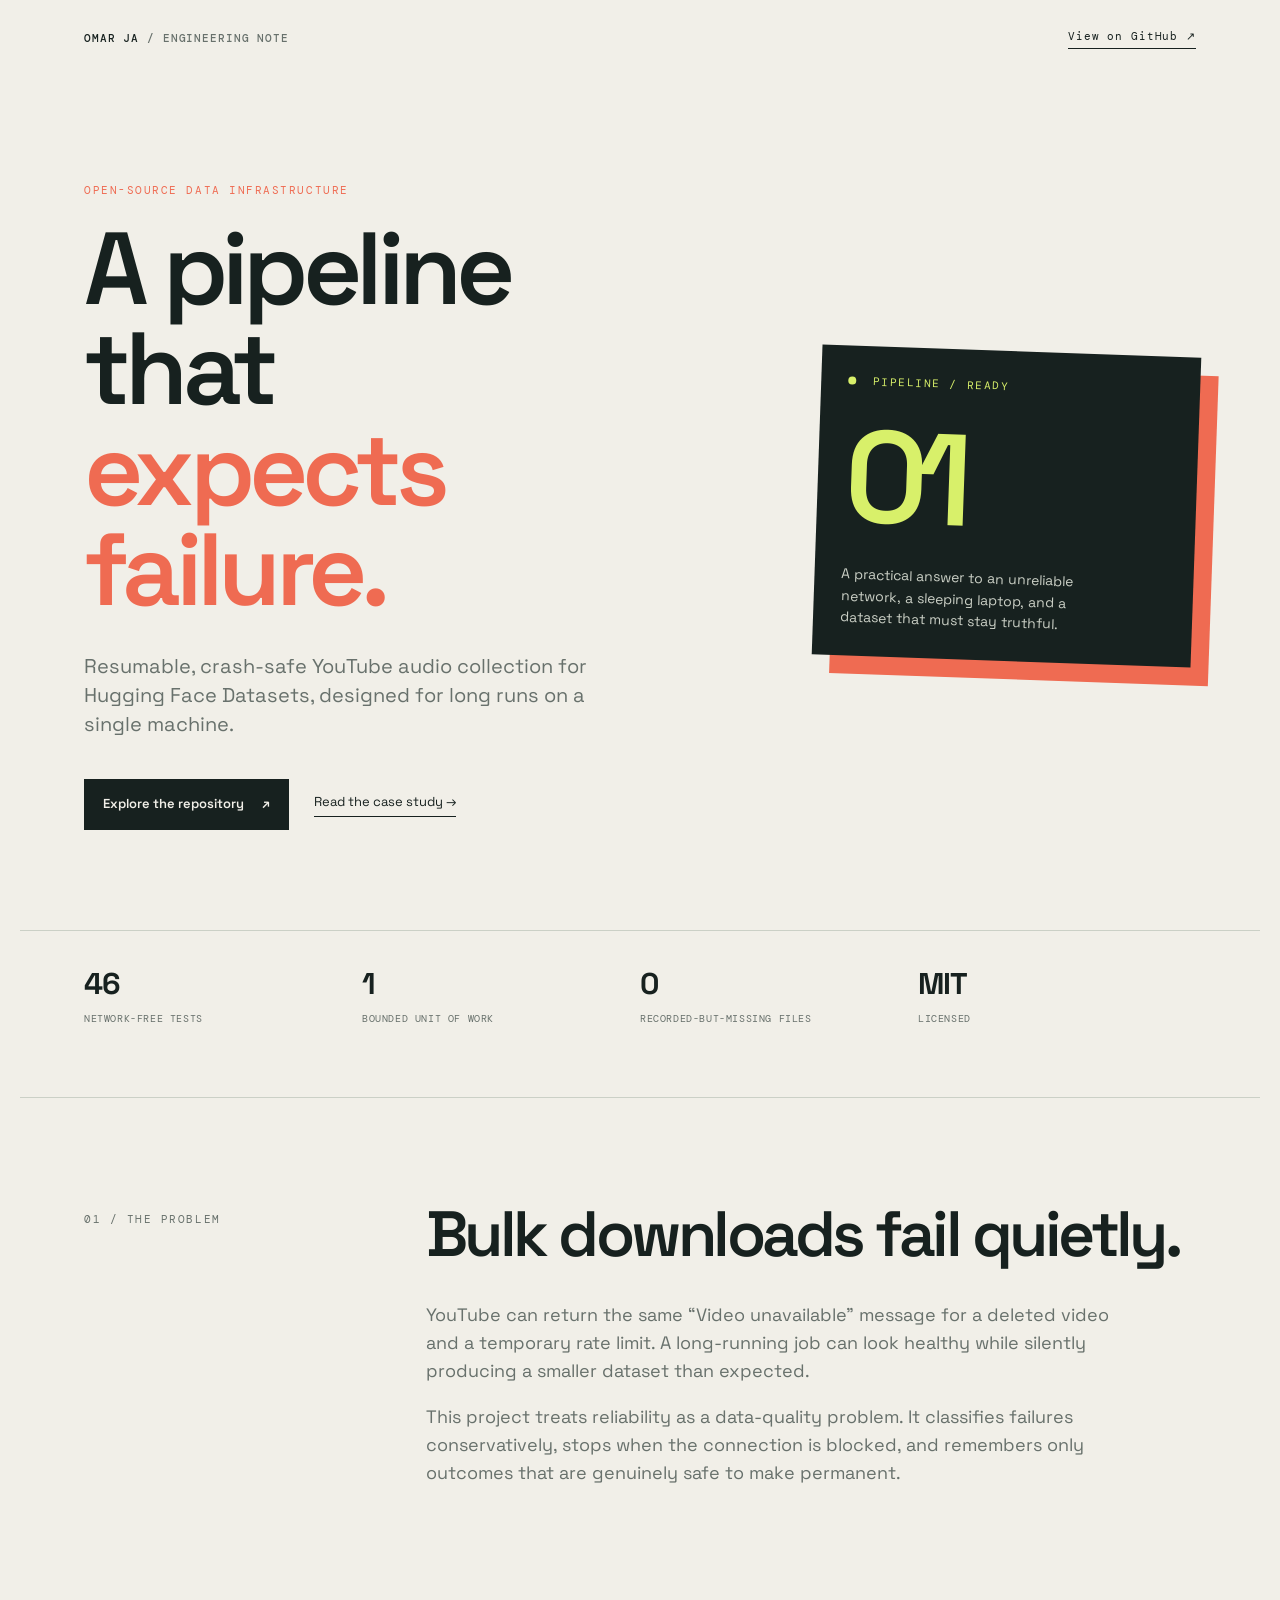
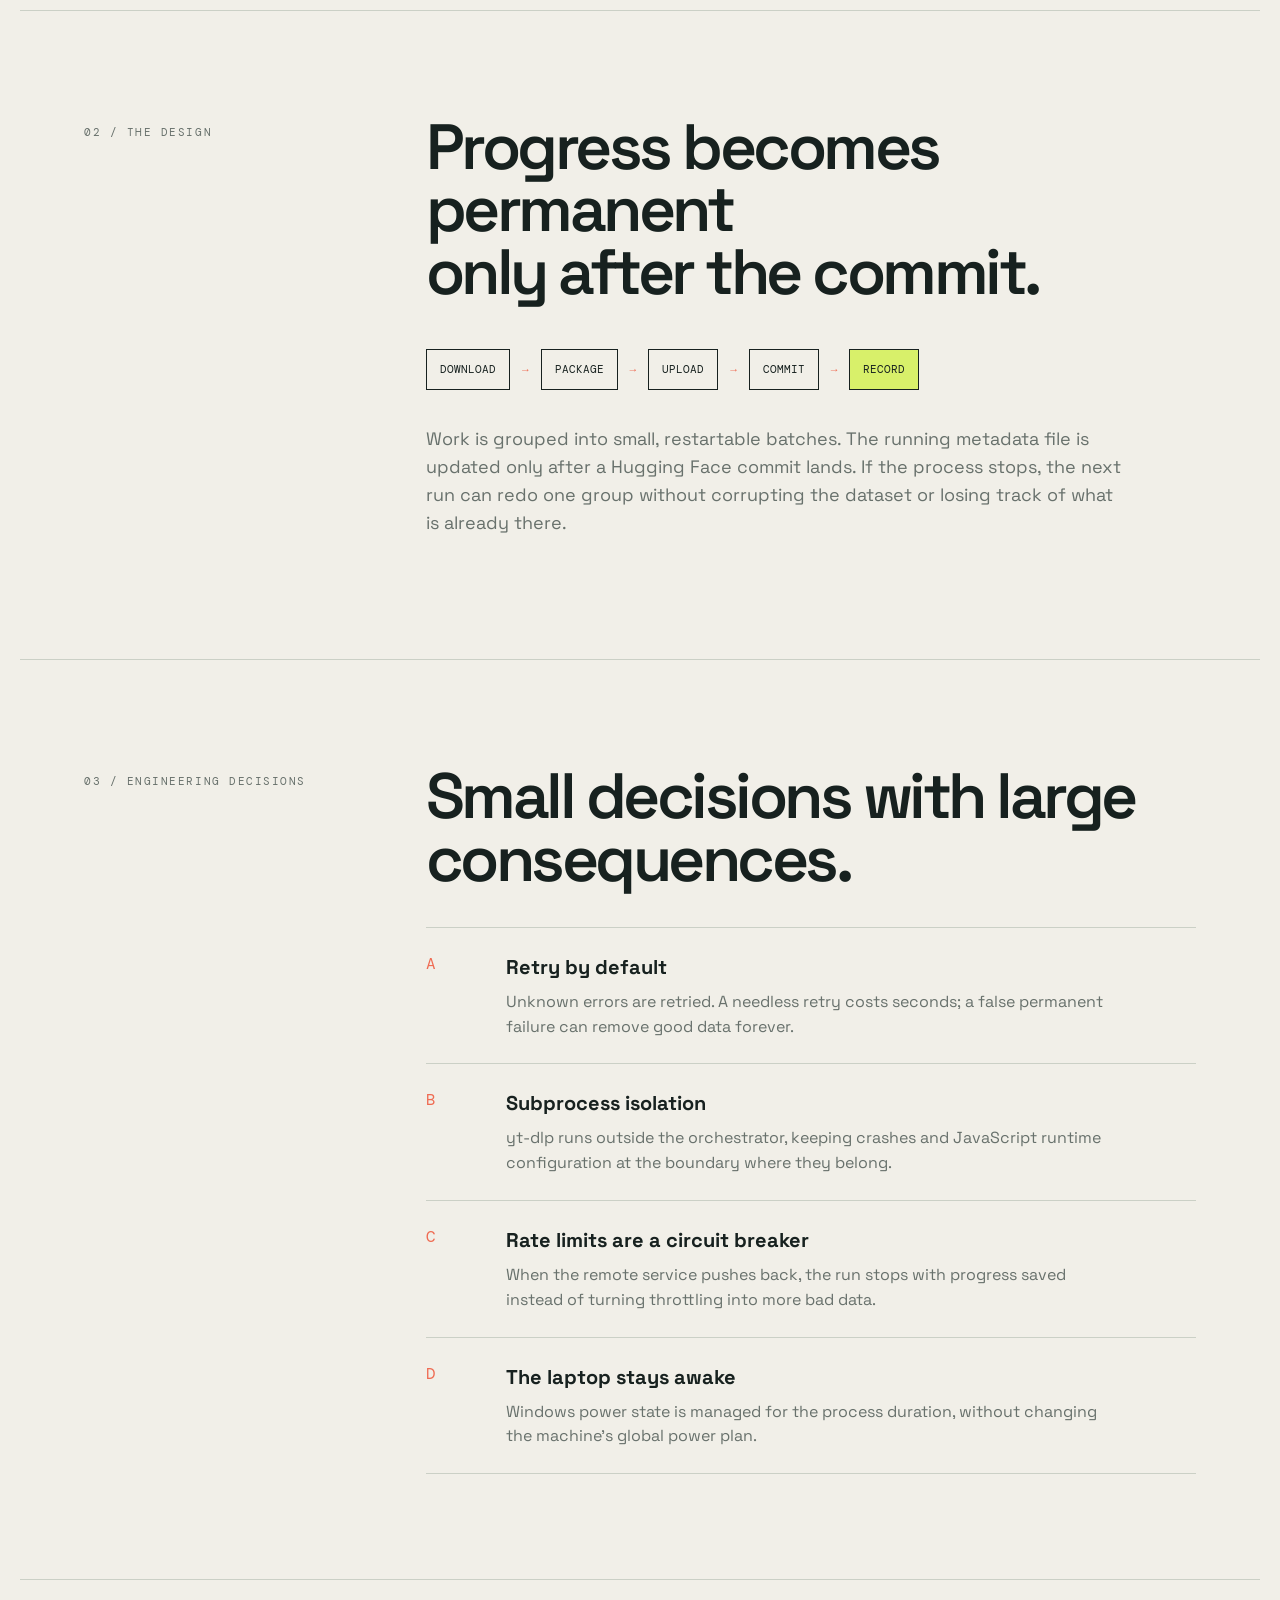
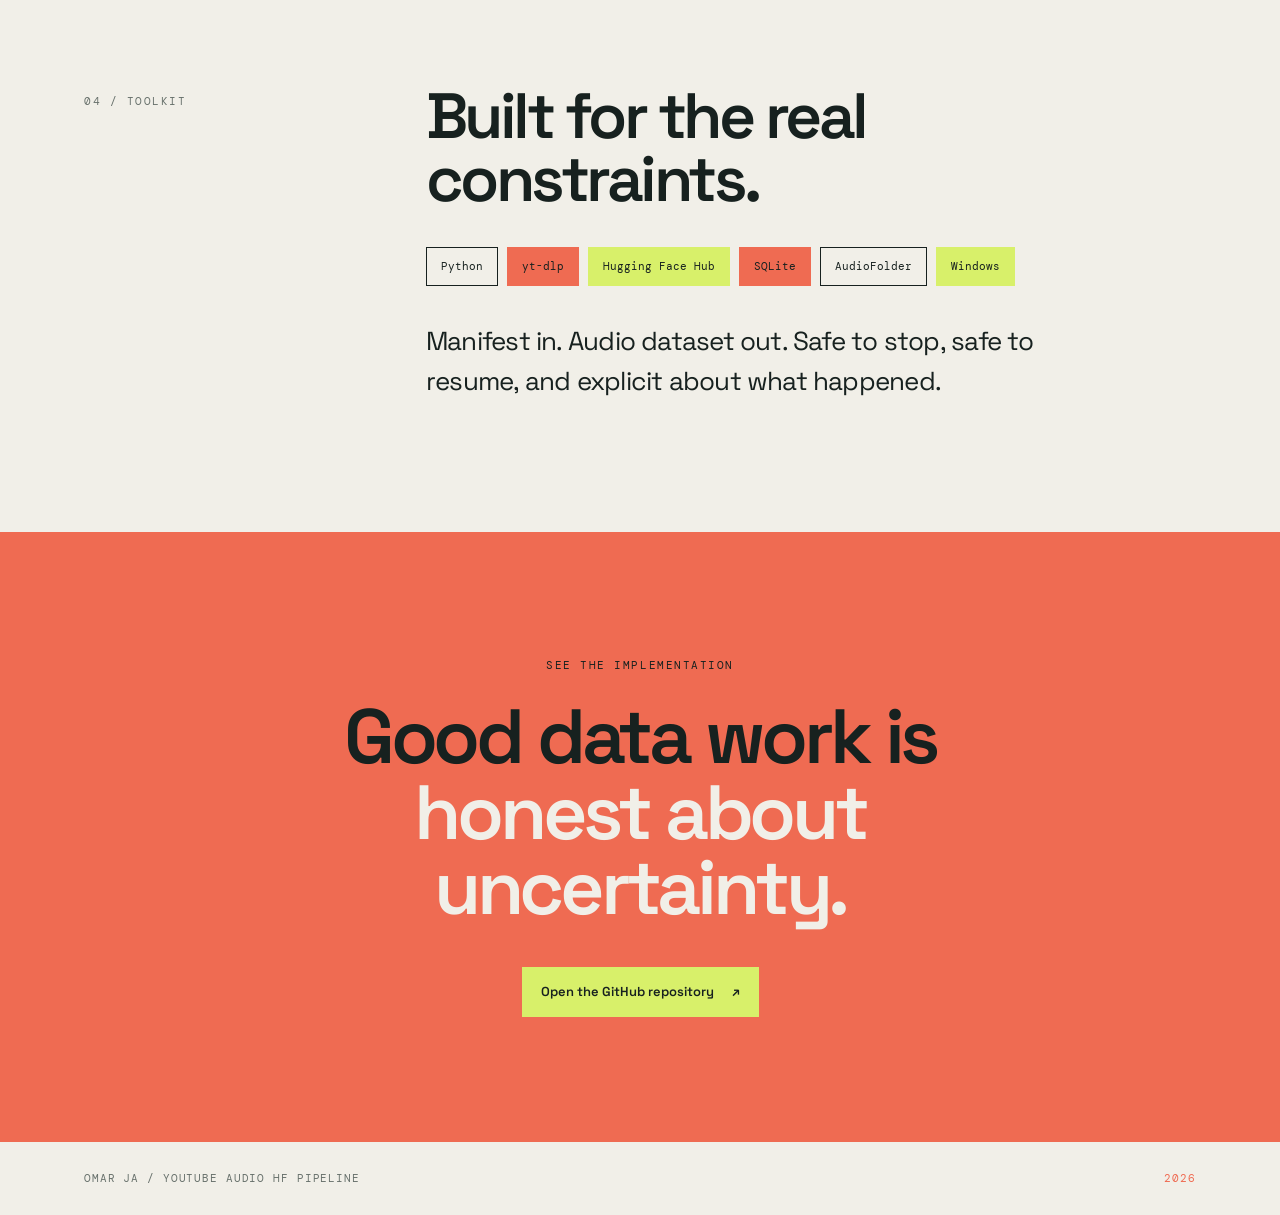
<file: docs/index.html>
<!doctype html>
<html lang="en">
<head>
  <meta charset="utf-8">
  <meta name="viewport" content="width=device-width, initial-scale=1">
  <meta name="description" content="A resilient YouTube audio pipeline for building Hugging Face datasets from large video manifests.">
  <title>YouTube Audio HF Pipeline | Omar Ja</title>
  <link rel="icon" type="image/svg+xml" href="favicon.svg">
  <link rel="shortcut icon" href="favicon.svg">
  <link rel="stylesheet" href="style.css">
</head>
<body>
  <header class="site-header">
    <a class="brand" href="./">OMAR JA <span>/ ENGINEERING NOTE</span></a>
    <a class="github-link" href="https://github.com/omarja12/youtube-audio-hf-pipeline">View on GitHub <span aria-hidden="true">&#8599;</span></a>
  </header>

  <main>
    <section class="hero" aria-labelledby="page-title">
      <div class="hero-copy">
        <p class="eyebrow">Open-source data infrastructure</p>
        <h1 id="page-title">A pipeline that<br><em>expects failure.</em></h1>
        <p class="hero-lede">Resumable, crash-safe YouTube audio collection for Hugging Face Datasets, designed for long runs on a single machine.</p>
        <div class="hero-actions">
          <a class="button button-primary" href="https://github.com/omarja12/youtube-audio-hf-pipeline">Explore the repository <span aria-hidden="true">&#8599;</span></a>
          <a class="text-link" href="case-study.html">Read the case study <span aria-hidden="true">&#8594;</span></a>
        </div>
      </div>
      <div class="hero-signal" aria-label="Pipeline status: ready to collect">
        <div class="signal-top"><span class="status-dot"></span> PIPELINE / READY</div>
        <div class="signal-number">01</div>
        <div class="signal-caption">A practical answer to an unreliable network, a sleeping laptop, and a dataset that must stay truthful.</div>
      </div>
    </section>

    <section class="stats" aria-label="Project highlights">
      <div><strong>46</strong><span>network-free tests</span></div>
      <div><strong>1</strong><span>bounded unit of work</span></div>
      <div><strong>0</strong><span>recorded-but-missing files</span></div>
      <div><strong>MIT</strong><span>licensed</span></div>
    </section>

    <section class="story section-grid" aria-labelledby="problem-title">
      <div class="section-label">01 / THE PROBLEM</div>
      <div class="section-body">
        <h2 id="problem-title">Bulk downloads fail quietly.</h2>
        <p>YouTube can return the same “Video unavailable” message for a deleted video and a temporary rate limit. A long-running job can look healthy while silently producing a smaller dataset than expected.</p>
        <p>This project treats reliability as a data-quality problem. It classifies failures conservatively, stops when the connection is blocked, and remembers only outcomes that are genuinely safe to make permanent.</p>
      </div>
    </section>

    <section class="architecture section-grid" aria-labelledby="architecture-title">
      <div class="section-label">02 / THE DESIGN</div>
      <div class="section-body">
        <h2 id="architecture-title">Progress becomes permanent<br>only after the commit.</h2>
        <div class="flow" aria-label="Pipeline flow">
          <span>DOWNLOAD</span><b>&rarr;</b><span>PACKAGE</span><b>&rarr;</b><span>UPLOAD</span><b>&rarr;</b><span>COMMIT</span><b>&rarr;</b><span>RECORD</span>
        </div>
        <p>Work is grouped into small, restartable batches. The running metadata file is updated only after a Hugging Face commit lands. If the process stops, the next run can redo one group without corrupting the dataset or losing track of what is already there.</p>
      </div>
    </section>

    <section class="decisions section-grid" aria-labelledby="decisions-title">
      <div class="section-label">03 / ENGINEERING DECISIONS</div>
      <div class="section-body">
        <h2 id="decisions-title">Small decisions with large consequences.</h2>
        <div class="decision-list">
          <article><span class="decision-index">A</span><div><h3>Retry by default</h3><p>Unknown errors are retried. A needless retry costs seconds; a false permanent failure can remove good data forever.</p></div></article>
          <article><span class="decision-index">B</span><div><h3>Subprocess isolation</h3><p>yt-dlp runs outside the orchestrator, keeping crashes and JavaScript runtime configuration at the boundary where they belong.</p></div></article>
          <article><span class="decision-index">C</span><div><h3>Rate limits are a circuit breaker</h3><p>When the remote service pushes back, the run stops with progress saved instead of turning throttling into more bad data.</p></div></article>
          <article><span class="decision-index">D</span><div><h3>The laptop stays awake</h3><p>Windows power state is managed for the process duration, without changing the machine’s global power plan.</p></div></article>
        </div>
      </div>
    </section>

    <section class="toolkit section-grid" aria-labelledby="toolkit-title">
      <div class="section-label">04 / TOOLKIT</div>
      <div class="section-body">
        <h2 id="toolkit-title">Built for the real constraints.</h2>
        <div class="tags"><span>Python</span><span>yt-dlp</span><span>Hugging Face Hub</span><span>SQLite</span><span>AudioFolder</span><span>Windows</span></div>
        <p class="toolkit-note">Manifest in. Audio dataset out. Safe to stop, safe to resume, and explicit about what happened.</p>
      </div>
    </section>

    <section class="closing" aria-labelledby="closing-title">
      <p class="eyebrow">See the implementation</p>
      <h2 id="closing-title">Good data work is<br><em>honest about uncertainty.</em></h2>
      <a class="button button-light" href="https://github.com/omarja12/youtube-audio-hf-pipeline">Open the GitHub repository <span aria-hidden="true">&#8599;</span></a>
    </section>
  </main>

  <footer class="site-footer"><span>OMAR JA / YOUTUBE AUDIO HF PIPELINE</span><span>2026</span></footer>
</body>
</html>
</file>
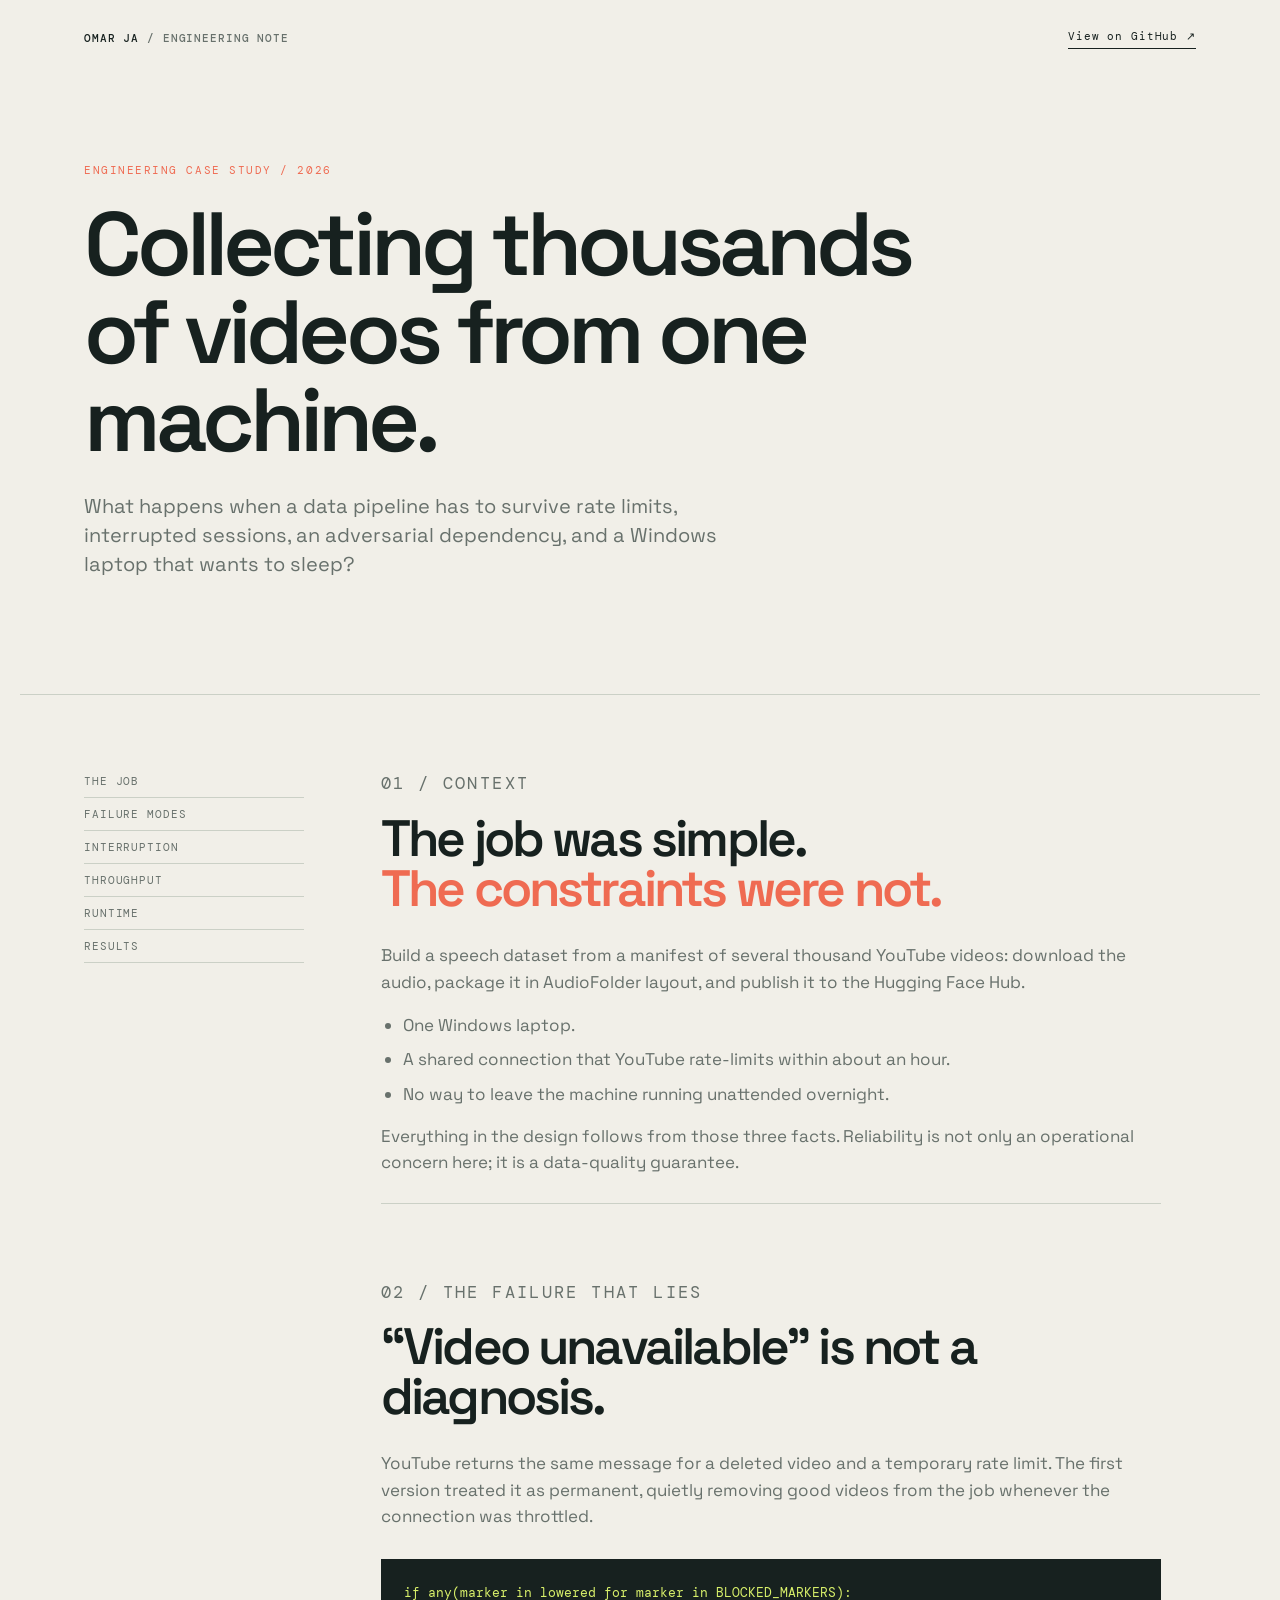
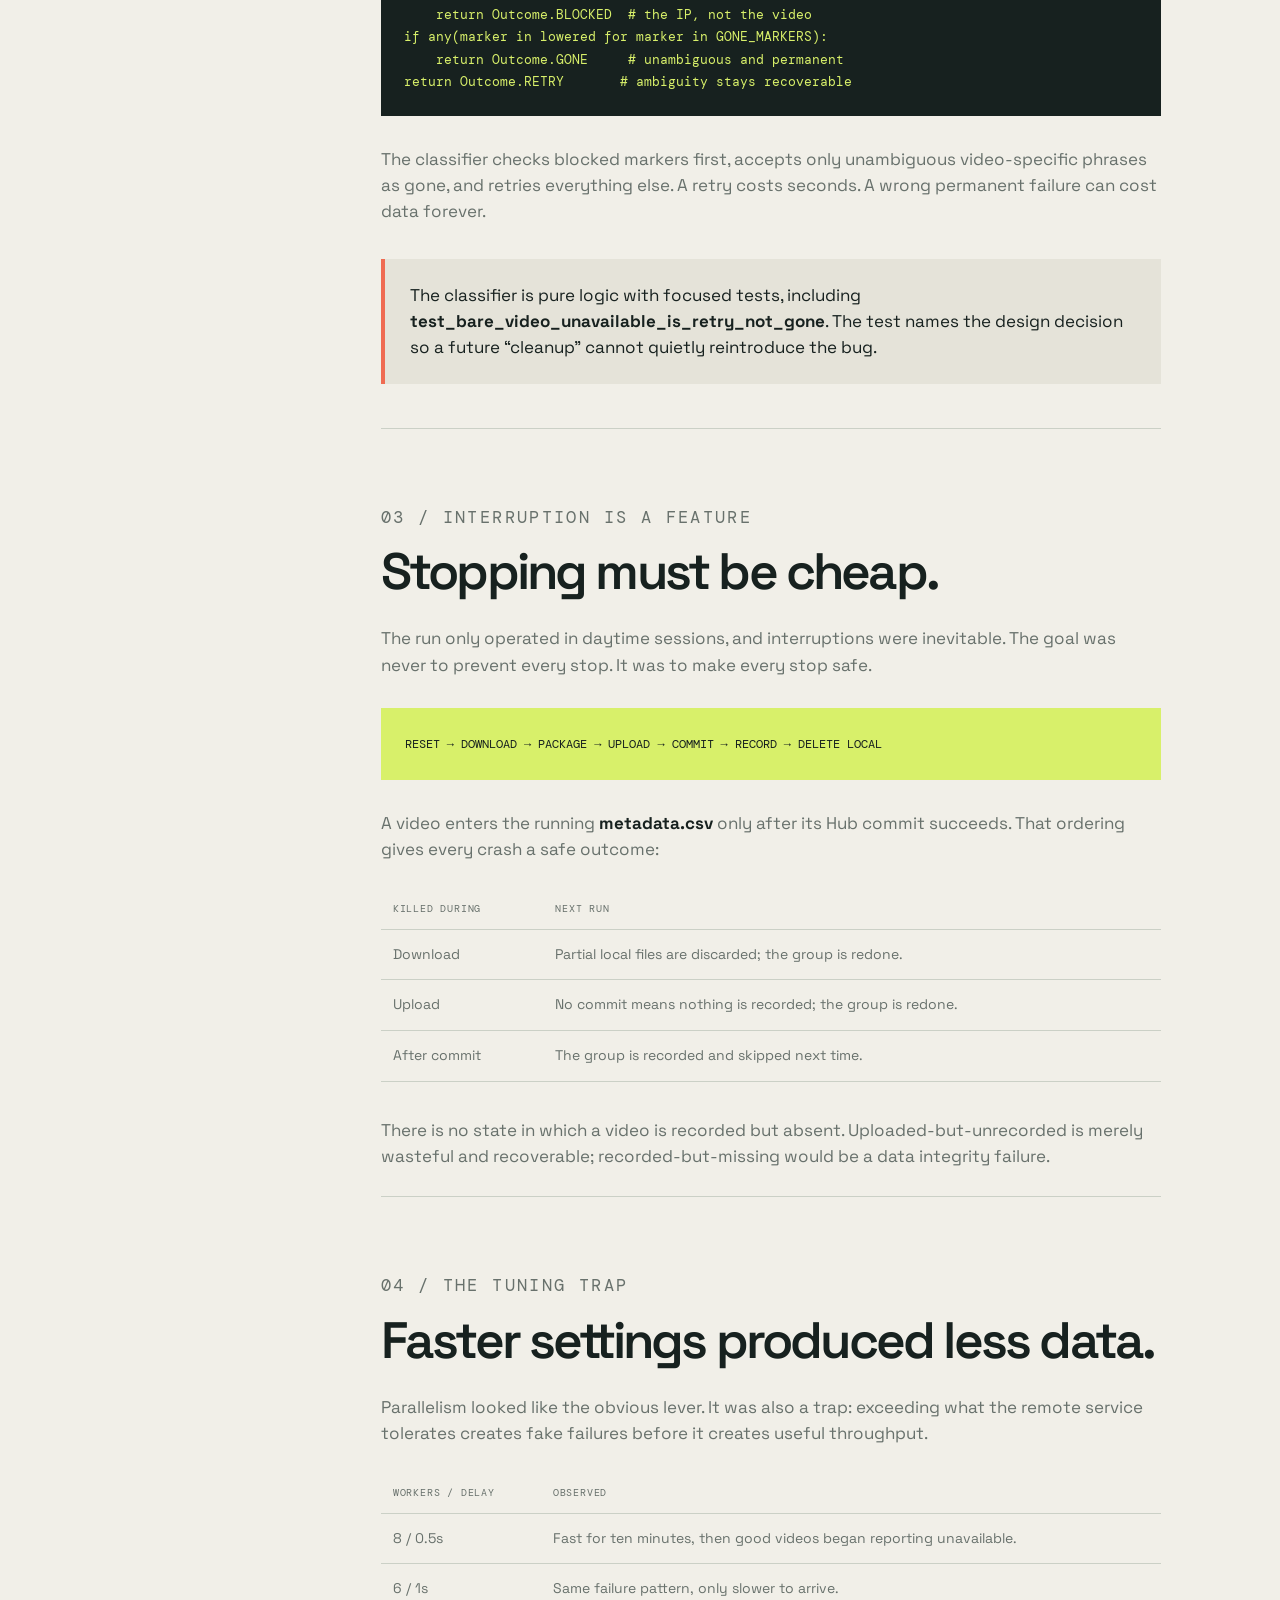
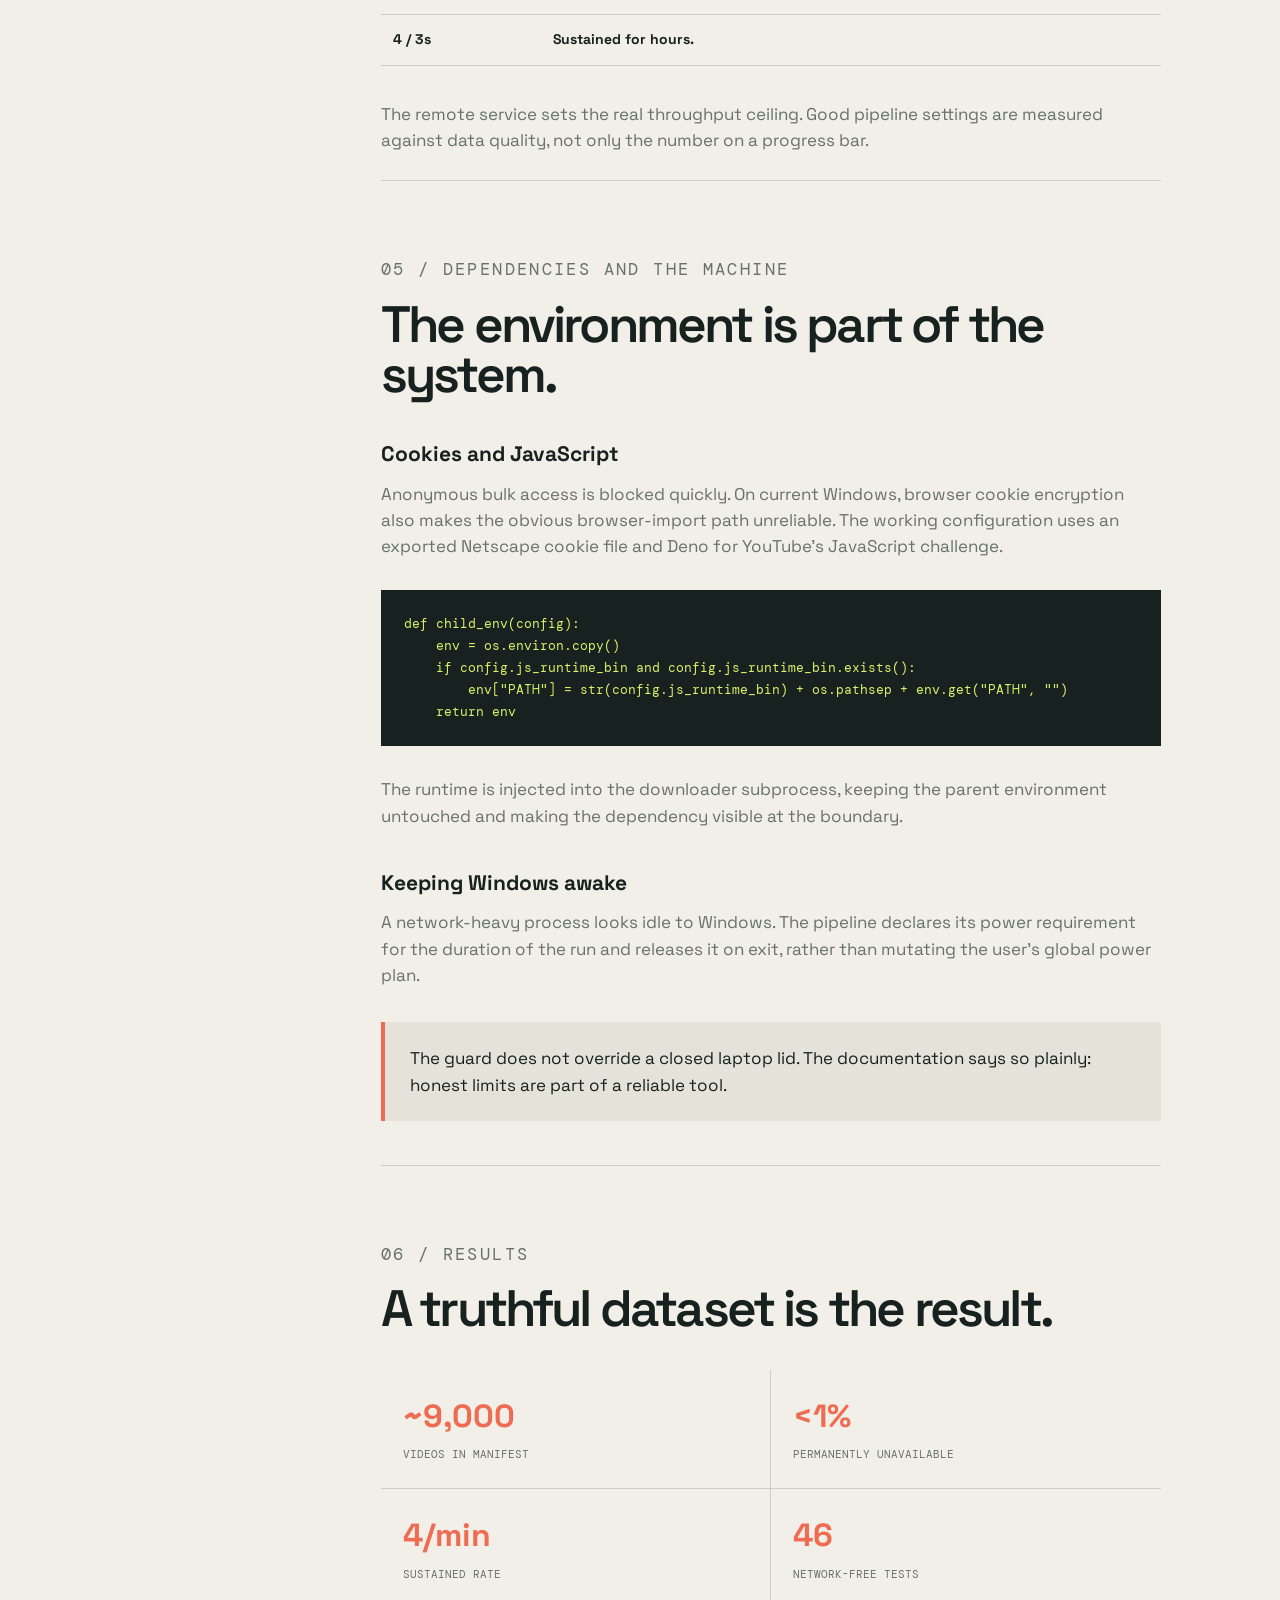
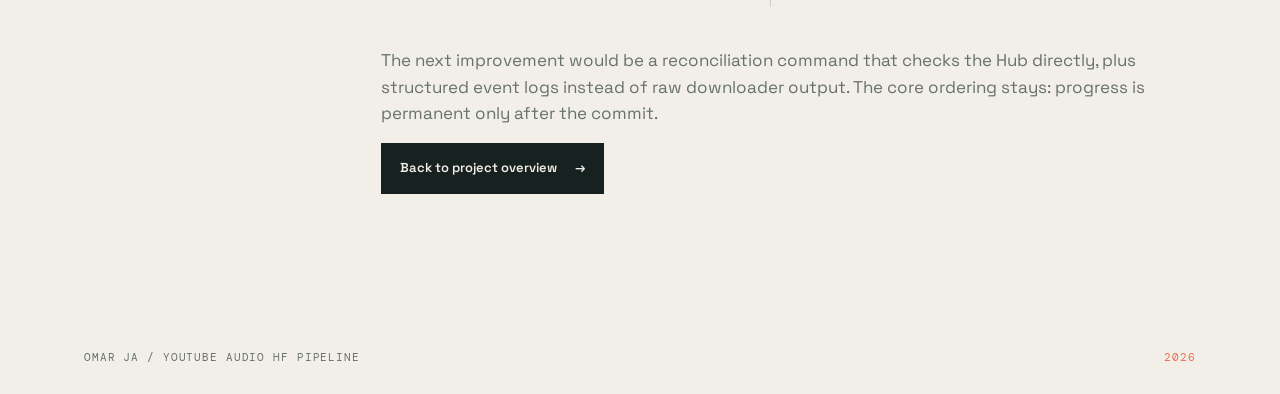
<file: docs/case-study.html>
<!doctype html>
<html lang="en">
<head>
  <meta charset="utf-8">
  <meta name="viewport" content="width=device-width, initial-scale=1">
  <meta name="description" content="Engineering case study: building a resilient YouTube audio dataset pipeline on one Windows laptop.">
  <title>Case Study | YouTube Audio HF Pipeline</title>
  <link rel="icon" type="image/svg+xml" href="favicon.svg">
  <link rel="shortcut icon" href="favicon.svg">
  <link rel="stylesheet" href="style.css">
  <style>
    .case-hero { max-width:1240px; margin:auto; padding:85px 5vw 95px; border-bottom:1px solid var(--line); }
    .case-hero h1 { max-width:900px; margin:22px 0 28px; font-size:clamp(48px,7vw,94px); }
    .case-hero .hero-lede { max-width:680px; }
    .case-layout { max-width:1240px; margin:auto; padding:0 5vw 100px; display:grid; grid-template-columns:220px minmax(0,780px); gap:6vw; }
    .case-nav { padding-top:70px; position:sticky; top:20px; align-self:start; font:11px 'DM Mono',monospace; text-transform:uppercase; letter-spacing:.08em; }
    .case-nav a { display:block; color:var(--muted); text-decoration:none; padding:9px 0; border-bottom:1px solid var(--line); }.case-nav a:hover { color:var(--coral); }
    .case-content { min-width:0; }.case-section { padding:75px 0 10px; border-bottom:1px solid var(--line); }.case-section:last-child { border:0; }
    .case-section h2 { font-size:clamp(34px,4vw,58px); margin:16px 0 28px; }.case-section h3 { font-size:21px; margin:38px 0 10px; }.case-section p, .case-section li { color:var(--muted); font-size:17px; }.case-section ul { padding-left:22px; }.case-section li { margin:8px 0; }.case-section strong { color:var(--ink); }
    .callout { margin:34px 0; padding:23px 25px; border-left:4px solid var(--coral); background:#e5e3d9; color:var(--ink); font-size:18px; }.callout p { margin:0; color:var(--ink); }
    pre { overflow:auto; margin:30px 0; padding:23px; background:var(--ink); color:var(--acid); font:13px/1.7 'DM Mono',monospace; }.flow-large { margin:30px 0; padding:24px; background:var(--acid); color:var(--ink); font:12px/2 'DM Mono',monospace; overflow:auto; white-space:nowrap; }
    .case-table { width:100%; border-collapse:collapse; margin:25px 0 35px; font-size:14px; }.case-table th, .case-table td { padding:14px 12px; border-bottom:1px solid var(--line); text-align:left; vertical-align:top; }.case-table th { color:var(--muted); font:10px 'DM Mono',monospace; letter-spacing:.08em; text-transform:uppercase; }.case-table td { color:var(--muted); }.case-table strong { color:var(--ink); }
    .result-grid { display:grid; grid-template-columns:repeat(2,1fr); gap:1px; margin-top:35px; background:var(--line); }.result { padding:22px; background:var(--paper); }.result strong { display:block; font-size:32px; color:var(--coral); }.result span { color:var(--muted); font:11px 'DM Mono',monospace; text-transform:uppercase; }
    @media (max-width:700px) { .case-hero { padding-top:60px; }.case-layout { display:block; }.case-nav { position:static; padding-top:28px; display:flex; flex-wrap:wrap; gap:0 18px; }.case-nav a { border:0; }.case-section { padding-top:60px; }.case-section p, .case-section li { font-size:16px; }.result-grid { grid-template-columns:1fr 1fr; } }
  </style>
</head>
<body>
  <header class="site-header"><a class="brand" href="index.html">OMAR JA <span>/ ENGINEERING NOTE</span></a><a class="github-link" href="https://github.com/omarja12/youtube-audio-hf-pipeline">View on GitHub <span aria-hidden="true">&#8599;</span></a></header>
  <main>
    <section class="case-hero"><p class="eyebrow">Engineering case study / 2026</p><h1>Collecting thousands of videos from one machine.</h1><p class="hero-lede">What happens when a data pipeline has to survive rate limits, interrupted sessions, an adversarial dependency, and a Windows laptop that wants to sleep?</p></section>
    <div class="case-layout">
      <nav class="case-nav" aria-label="Case study sections"><a href="#job">The job</a><a href="#failure">Failure modes</a><a href="#interruptions">Interruption</a><a href="#throughput">Throughput</a><a href="#runtime">Runtime</a><a href="#results">Results</a></nav>
      <article class="case-content">
        <section class="case-section" id="job"><p class="eyebrow">01 / Context</p><h2>The job was simple.<br><em>The constraints were not.</em></h2><p>Build a speech dataset from a manifest of several thousand YouTube videos: download the audio, package it in AudioFolder layout, and publish it to the Hugging Face Hub.</p><ul><li>One Windows laptop.</li><li>A shared connection that YouTube rate-limits within about an hour.</li><li>No way to leave the machine running unattended overnight.</li></ul><p>Everything in the design follows from those three facts. Reliability is not only an operational concern here; it is a data-quality guarantee.</p></section>
        <section class="case-section" id="failure"><p class="eyebrow">02 / The failure that lies</p><h2>“Video unavailable” is not a diagnosis.</h2><p>YouTube returns the same message for a deleted video and a temporary rate limit. The first version treated it as permanent, quietly removing good videos from the job whenever the connection was throttled.</p><pre>if any(marker in lowered for marker in BLOCKED_MARKERS):
    return Outcome.BLOCKED  # the IP, not the video
if any(marker in lowered for marker in GONE_MARKERS):
    return Outcome.GONE     # unambiguous and permanent
return Outcome.RETRY       # ambiguity stays recoverable</pre><p>The classifier checks blocked markers first, accepts only unambiguous video-specific phrases as gone, and retries everything else. A retry costs seconds. A wrong permanent failure can cost data forever.</p><div class="callout"><p>The classifier is pure logic with focused tests, including <strong>test_bare_video_unavailable_is_retry_not_gone</strong>. The test names the design decision so a future “cleanup” cannot quietly reintroduce the bug.</p></div></section>
        <section class="case-section" id="interruptions"><p class="eyebrow">03 / Interruption is a feature</p><h2>Stopping must be cheap.</h2><p>The run only operated in daytime sessions, and interruptions were inevitable. The goal was never to prevent every stop. It was to make every stop safe.</p><div class="flow-large">RESET &rarr; DOWNLOAD &rarr; PACKAGE &rarr; UPLOAD &rarr; COMMIT &rarr; RECORD &rarr; DELETE LOCAL</div><p>A video enters the running <strong>metadata.csv</strong> only after its Hub commit succeeds. That ordering gives every crash a safe outcome:</p><table class="case-table"><thead><tr><th>Killed during</th><th>Next run</th></tr></thead><tbody><tr><td>Download</td><td>Partial local files are discarded; the group is redone.</td></tr><tr><td>Upload</td><td>No commit means nothing is recorded; the group is redone.</td></tr><tr><td>After commit</td><td>The group is recorded and skipped next time.</td></tr></tbody></table><p>There is no state in which a video is recorded but absent. Uploaded-but-unrecorded is merely wasteful and recoverable; recorded-but-missing would be a data integrity failure.</p></section>
        <section class="case-section" id="throughput"><p class="eyebrow">04 / The tuning trap</p><h2>Faster settings produced less data.</h2><p>Parallelism looked like the obvious lever. It was also a trap: exceeding what the remote service tolerates creates fake failures before it creates useful throughput.</p><table class="case-table"><thead><tr><th>Workers / delay</th><th>Observed</th></tr></thead><tbody><tr><td>8 / 0.5s</td><td>Fast for ten minutes, then good videos began reporting unavailable.</td></tr><tr><td>6 / 1s</td><td>Same failure pattern, only slower to arrive.</td></tr><tr><td><strong>4 / 3s</strong></td><td><strong>Sustained for hours.</strong></td></tr></tbody></table><p>The remote service sets the real throughput ceiling. Good pipeline settings are measured against data quality, not only the number on a progress bar.</p></section>
        <section class="case-section" id="runtime"><p class="eyebrow">05 / Dependencies and the machine</p><h2>The environment is part of the system.</h2><h3>Cookies and JavaScript</h3><p>Anonymous bulk access is blocked quickly. On current Windows, browser cookie encryption also makes the obvious browser-import path unreliable. The working configuration uses an exported Netscape cookie file and Deno for YouTube’s JavaScript challenge.</p><pre>def child_env(config):
    env = os.environ.copy()
    if config.js_runtime_bin and config.js_runtime_bin.exists():
        env["PATH"] = str(config.js_runtime_bin) + os.pathsep + env.get("PATH", "")
    return env</pre><p>The runtime is injected into the downloader subprocess, keeping the parent environment untouched and making the dependency visible at the boundary.</p><h3>Keeping Windows awake</h3><p>A network-heavy process looks idle to Windows. The pipeline declares its power requirement for the duration of the run and releases it on exit, rather than mutating the user’s global power plan.</p><div class="callout"><p>The guard does not override a closed laptop lid. The documentation says so plainly: honest limits are part of a reliable tool.</p></div></section>
        <section class="case-section" id="results"><p class="eyebrow">06 / Results</p><h2>A truthful dataset is the result.</h2><div class="result-grid"><div class="result"><strong>~9,000</strong><span>videos in manifest</span></div><div class="result"><strong>&lt;1%</strong><span>permanently unavailable</span></div><div class="result"><strong>4/min</strong><span>sustained rate</span></div><div class="result"><strong>46</strong><span>network-free tests</span></div></div><p style="margin-top:40px">The next improvement would be a reconciliation command that checks the Hub directly, plus structured event logs instead of raw downloader output. The core ordering stays: progress is permanent only after the commit.</p><p><a class="button button-primary" href="index.html">Back to project overview <span aria-hidden="true">&#8594;</span></a></p></section>
      </article>
    </div>
  </main>
  <footer class="site-footer"><span>OMAR JA / YOUTUBE AUDIO HF PIPELINE</span><span>2026</span></footer>
</body>
</html>
</file>
<file: docs/style.css>
@import url('https://fonts.googleapis.com/css2?family=DM+Mono:wght@400;500&family=Space+Grotesk:wght@400;500;600;700&display=swap');

:root { --ink:#17211f; --paper:#f1efe8; --acid:#d8f06a; --coral:#ef6b52; --muted:#68716c; --line:#cbd0c6; }
* { box-sizing:border-box; }
html { scroll-behavior:smooth; }
body { margin:0; background:var(--paper); color:var(--ink); font-family:'Space Grotesk', sans-serif; line-height:1.55; }
a { color:inherit; }
.site-header, .site-footer { display:flex; justify-content:space-between; align-items:center; max-width:1240px; margin:auto; padding:28px 5vw; font-family:'DM Mono', monospace; font-size:11px; letter-spacing:.08em; }
.brand { text-decoration:none; font-weight:500; }.brand span { color:var(--muted); }.github-link { text-decoration:none; border-bottom:1px solid var(--ink); padding-bottom:3px; }
.hero { max-width:1240px; margin:auto; min-height:650px; padding:105px 5vw 100px; display:grid; grid-template-columns:minmax(0,1.25fr) minmax(280px,.75fr); gap:8vw; align-items:center; }
.eyebrow, .section-label, .signal-top { color:var(--coral); font-family:'DM Mono', monospace; font-size:11px; letter-spacing:.14em; text-transform:uppercase; }
h1, h2, h3, p { margin-top:0; } h1, h2 { letter-spacing:-.055em; line-height:.98; font-weight:600; } h1 { max-width:800px; margin:20px 0 32px; font-size:clamp(56px,8vw,112px); } h1 em, h2 em { color:var(--coral); font-style:normal; } .hero-lede { max-width:540px; color:var(--muted); font-size:20px; line-height:1.45; }
.hero-actions { display:flex; flex-wrap:wrap; align-items:center; gap:25px; margin-top:40px; }.button { display:inline-flex; align-items:center; gap:18px; padding:15px 19px; text-decoration:none; font-size:13px; font-weight:600; }.button-primary { background:var(--ink); color:var(--paper); }.button-light { background:var(--acid); color:var(--ink); }.text-link { font-size:13px; text-decoration:none; border-bottom:1px solid var(--ink); padding-bottom:4px; }
.hero-signal { min-height:310px; padding:27px; background:var(--ink); color:var(--paper); display:flex; flex-direction:column; justify-content:space-between; transform:rotate(2deg); box-shadow:18px 18px 0 var(--coral); }.signal-top { color:var(--acid); }.status-dot { display:inline-block; width:8px; height:8px; margin-right:8px; background:var(--acid); border-radius:50%; }.signal-number { color:var(--acid); font-size:130px; letter-spacing:-.1em; line-height:.8; font-weight:600; }.signal-caption { max-width:280px; color:#cbd0c6; font-size:14px; }
.stats { display:grid; grid-template-columns:repeat(4,1fr); max-width:1240px; margin:auto; padding:30px 5vw 70px; border-top:1px solid var(--line); }.stats div { display:flex; flex-direction:column; gap:4px; }.stats strong { font-size:30px; letter-spacing:-.04em; }.stats span { color:var(--muted); font-family:'DM Mono',monospace; font-size:10px; text-transform:uppercase; letter-spacing:.06em; }
.section-grid { max-width:1240px; margin:auto; padding:105px 5vw; display:grid; grid-template-columns:25% 1fr; gap:5vw; border-top:1px solid var(--line); }.section-label { padding-top:8px; color:var(--muted); }.section-body h2 { font-size:clamp(38px,5vw,70px); margin-bottom:36px; }.section-body > p { max-width:700px; color:var(--muted); font-size:18px; }.flow { display:flex; flex-wrap:wrap; gap:12px; align-items:center; margin:45px 0 35px; font-family:'DM Mono',monospace; font-size:11px; }.flow span { padding:11px 13px; border:1px solid var(--ink); }.flow span:last-child { background:var(--acid); }.flow b { color:var(--coral); }
.decision-list { border-top:1px solid var(--line); }.decision-list article { display:grid; grid-template-columns:60px 1fr; gap:20px; padding:24px 0; border-bottom:1px solid var(--line); }.decision-index { color:var(--coral); font-family:'DM Mono',monospace; }.decision-list h3 { margin-bottom:7px; font-size:20px; }.decision-list p { margin:0; max-width:600px; color:var(--muted); }
.tags { display:flex; flex-wrap:wrap; gap:9px; margin:0 0 35px; }.tags span { padding:10px 14px; border:1px solid var(--ink); font-family:'DM Mono',monospace; font-size:11px; }.tags span:nth-child(2n) { background:var(--coral); border-color:var(--coral); }.tags span:nth-child(3n) { background:var(--acid); border-color:var(--acid); }.toolkit-note { font-size:26px !important; color:var(--ink) !important; letter-spacing:-.03em; }
.closing { padding:125px 5vw; background:var(--coral); color:var(--ink); text-align:center; }.closing .eyebrow { color:var(--ink); }.closing h2 { max-width:800px; margin:25px auto 42px; font-size:clamp(44px,6vw,82px); }.closing h2 em { color:var(--paper); }.site-footer { color:var(--muted); }.site-footer span:last-child { color:var(--coral); }
@media (max-width:700px) { .site-header { padding-top:20px; }.brand span { display:none; }.hero { min-height:auto; padding-top:75px; padding-bottom:80px; display:block; }.hero-lede { font-size:17px; }.hero-signal { margin:65px 12px 25px 0; min-height:260px; }.signal-number { font-size:100px; }.stats { grid-template-columns:repeat(2,1fr); gap:30px 15px; padding-bottom:55px; }.section-grid { display:block; padding:75px 5vw; }.section-label { margin-bottom:28px; }.section-body h2 { margin-bottom:25px; }.section-body > p { font-size:16px; }.flow { gap:7px; }.flow b { display:none; }.flow span { font-size:9px; padding:9px 8px; }.closing { padding:90px 5vw; }.site-footer { font-size:9px; } }
</file>
